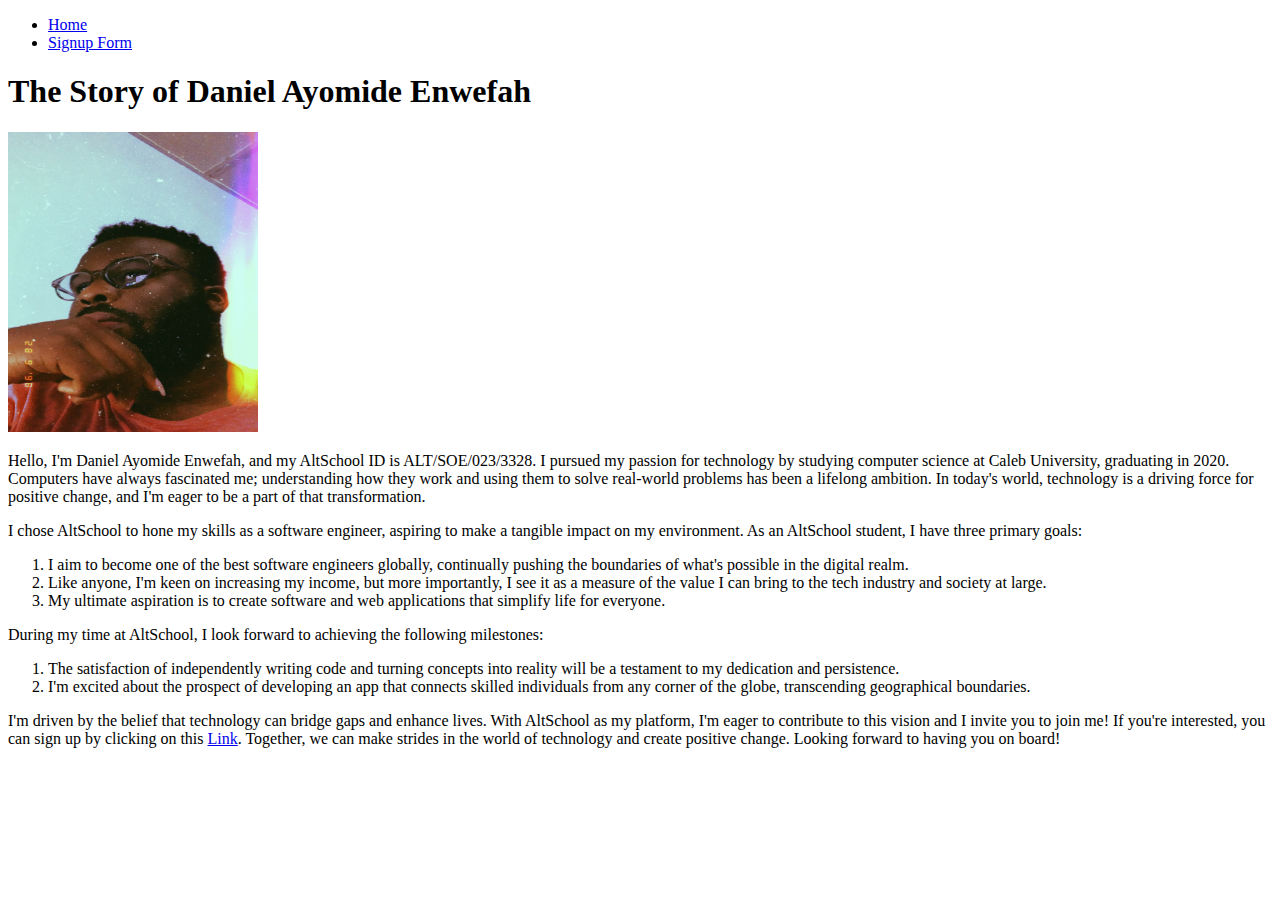
<file: Assignments/Assignment_1/index.html>
<!DOCTYPE html>
<html lang="en">
  <head>
    <meta charset="UTF-8" />
    <meta name="viewport" content="width=device-width, initial-scale=1.0" />
    <link
      rel="icon"
      href="./Assets/Images/IMG_0834.JPG"
      type="image/x-icon"
      sizes="16x16 32x32 64x64"
    />
    <title>Daniel Ayomide Enwefah Story</title>
  </head>
  <body>
    <header>
      <!-- Breadcrumb navigation -->
      <nav aria-label="Breadcrumb">
        <ul>
          <li><a href="./">Home</a></li>
          <li><a href="./sign_up_form.html">Signup Form</a></li>
        </ul>
      </nav>
      <main>
        <h1>The Story of Daniel Ayomide Enwefah</h1>
        <img
          src="./Assets/Images/IMG_0834.JPG"
          alt="Daniel Picture"
          width="250"
          height="300"
        />
        <p>
          Hello, I'm Daniel Ayomide Enwefah, and my AltSchool ID is
          ALT/SOE/023/3328. I pursued my passion for technology by studying
          computer science at Caleb University, graduating in 2020. Computers
          have always fascinated me; understanding how they work and using them
          to solve real-world problems has been a lifelong ambition. In today's
          world, technology is a driving force for positive change, and I'm
          eager to be a part of that transformation.
        </p>
        <p>
          I chose AltSchool to hone my skills as a software engineer, aspiring
          to make a tangible impact on my environment. As an AltSchool student,
          I have three primary goals:
        </p>
        <ol>
          <li>
            I aim to become one of the best software engineers globally,
            continually pushing the boundaries of what's possible in the digital
            realm.
          </li>
          <li>
            Like anyone, I'm keen on increasing my income, but more importantly,
            I see it as a measure of the value I can bring to the tech industry
            and society at large.
          </li>
          <li>
            My ultimate aspiration is to create software and web applications
            that simplify life for everyone.
          </li>
        </ol>
        <p>
          During my time at AltSchool, I look forward to achieving the following
          milestones:
        </p>
        <ol>
          <li>
            The satisfaction of independently writing code and turning concepts
            into reality will be a testament to my dedication and persistence.
          </li>
          <li>
            I'm excited about the prospect of developing an app that connects
            skilled individuals from any corner of the globe, transcending
            geographical boundaries.
          </li>
        </ol>
        <p>
          I'm driven by the belief that technology can bridge gaps and enhance
          lives. With AltSchool as my platform, I'm eager to contribute to this
          vision and I invite you to join me! If you're interested, you can sign
          up by clicking on this <a href="./sign_up_form.html">Link</a>.
          Together, we can make strides in the world of technology and create
          positive change. Looking forward to having you on board!
        </p>
      </main>
    </header>
  </body>
</html>
</file>
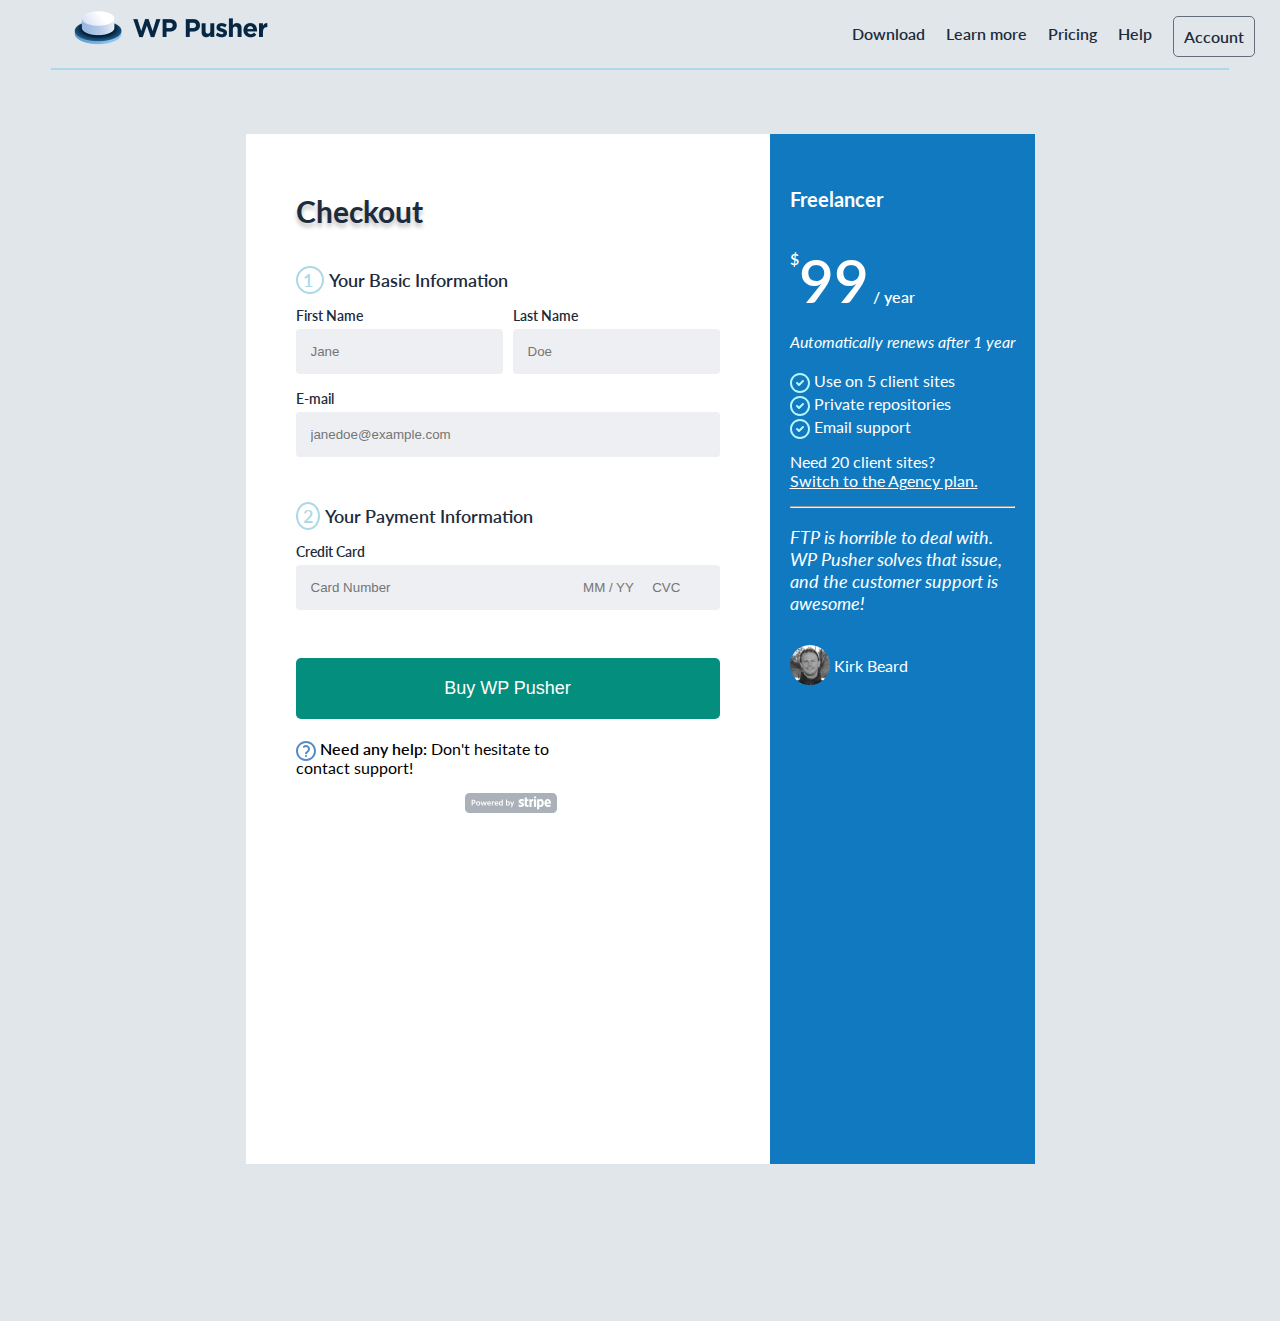
<file: Assignments/Assignment_3/index.html>
<!DOCTYPE html>
<html lang="en">
  <head>
    <meta charset="UTF-8" />
    <meta name="viewport" content="width=device-width, initial-scale=1.0" />
    <title>Checkout</title>
    <link rel="stylesheet" href="./Assets/css/style.css" />
    <link rel="preconnect" href="https://fonts.googleapis.com" />
    <link rel="preconnect" href="https://fonts.gstatic.com" crossorigin />
    <link
      href="https://fonts.googleapis.com/css2?family=Lato:wght@300&family=Lobster+Two&display=swap"
      rel="stylesheet"
    />
    <link
    rel="icon"
    href="./Assets/Icons/wppusher-logo copy.png"
    type="image/x-icon"
    sizes="16x16 32x32 64x64"
  />
  </head>
  <body>
    <header>
      <nav class="nav">
        <img
          class="nav-img"
          src="./Assets/Icons/wppusher-logo copy.png"
          alt="nav-logo"
        />
        <ul class="nav-ul">
          <li>Download</li>
          <li>Learn more</li>
          <li>Pricing</li>
          <li>Help</li>
          <li class="account">Account</li>
        </ul>
      </nav>
      <hr class="hr" />
    </header>
    <!-- Overall ontainer -->
    <div class="container">
      <!-- Checkout Container -->
      <div class="checkout-container">
        <h4>Checkout</h4>
        <form class="checkout-form" action="">
          <div class="basic-info">
            <div class="basic-head">
              <span class="one">1 </span>Your Basic Information
            </div>
            <div style="display: flex; gap: 10px">
              <div style="display: flex; flex-direction: column; gap: 5px">
                <label for="">First Name</label>
                <input type="text" name="" placeholder="Jane" />
              </div>
              <div style="display: flex; flex-direction: column; gap: 5px">
                <label for="">Last Name</label>
                <input type="text" name="" placeholder="Doe" />
              </div>
            </div>
            <div style="display: flex; flex-direction: column; gap: 5px">
              <label for="">E-mail</label>
              <input type="email" name="" placeholder="janedoe@example.com" />
            </div>
          </div>
          <div class="payment-info">
            <div class="basic-head">
              <span class="one">2</span>Your Payment Information
            </div>
            <div style="display: flex; flex-direction: column; gap: 5px">
              <label for="">Credit Card</label>
              <input
                type="text"
                placeholder="Card Number                                                    MM / YY     CVC"
              />
            </div>
          </div>
          <input
            class="submit-btn"
            type="submit"
            name="submit"
            value="Buy WP Pusher"
          />
        </form>
        <div>
          <p style="width: 20vw">
            <img class="img" src="./Assets/Icons/Mask.svg" alt="" />
            <span style="font-weight: 600">Need any help:</span> Don't hesitate
            to contact support!
          </p>
        </div>
        <img class="icon" src="./Assets/Icons/powered_by_stripe.svg" alt="" />
      </div>
      <div class="second-container">
        <h5>Freelancer</h5>
        <div class="year"><sup>$</sup><span class="span">99</span> / year</div>
        <p style="font-size: 16px; font-style: italic">
          Automatically renews after 1 year
        </p>
        <div>
          <img class="img" src="./Assets/Icons/Combined Shape.svg" alt="" />
          Use on 5 client sites
        </div>
        <div>
          <img class="img" src="./Assets/Icons/Combined Shape.svg" alt="" />
          Private repositories
        </div>
        <div>
          <img class="img" src="./Assets/Icons/Combined Shape.svg" alt="" />
          Email support
        </div>
        <p>
          Need 20 client sites? <br />
          <a style="color: #fff" href="#"> Switch to the Agency plan.</a>
        </p>
        <hr />
        <p style="font-size: 18px; width: 17vw; font-style: italic">
          FTP is horrible to deal with. WP Pusher solves that issue, and the
          customer support is awesome!
        </p>
        <div>
          <img
            style="border-radius: 50%; position: relative; top: 13px"
            src="./Assets/Icons/Bitmap.png"
            alt=""
          />
          Kirk Beard
        </div>
      </div>
    </div>
  </body>
</html>
</file>
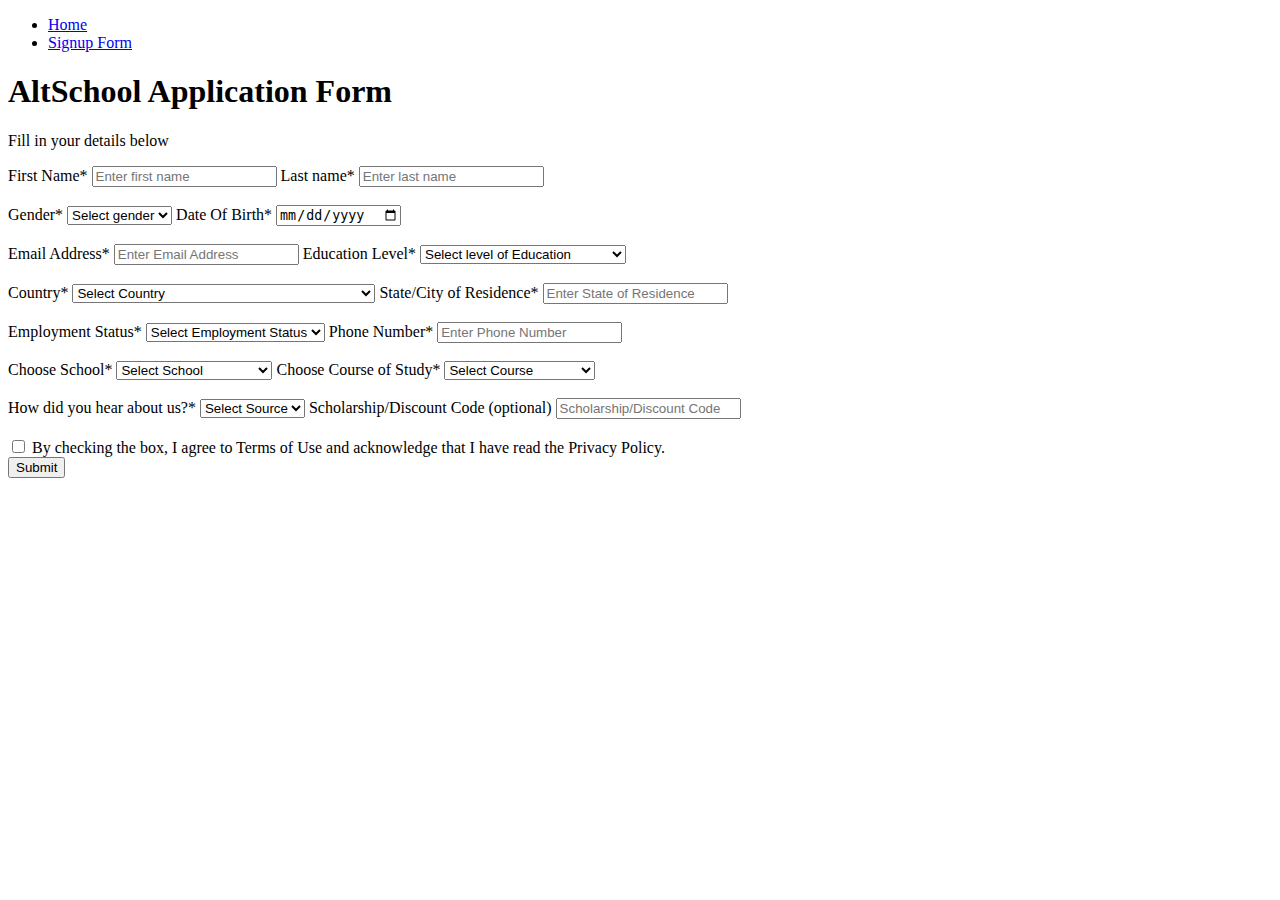
<file: Assignments/Assignment_1/sign_up_form.html>
<!DOCTYPE html>
<html lang="en">
  <head>
    <meta charset="UTF-8" />
    <meta name="viewport" content="width=device-width, initial-scale=1.0" />
    <link
      rel="icon"
      href="./Assets/Images/favicon.ico"
      type="image/x-icon"
      sizes="16x16 32x32 64x64"
    />
    <title>Alt School Application Form</title>
  </head>
  <body>
    <header>
      <!-- Breadcrumb navigation -->
      <nav aria-label="Breadcrumb">
        <ul>
          <li><a href="./">Home</a></li>
          <li><a href="./sign_up_form.html">Signup Form</a></li>
        </ul>
      </nav>
    </header>
    <main>
      <h1>AltSchool Application Form</h1>
      <p>Fill in your details below</p>
      <form action="" method="post">
        <!--The section below is for first name and last name-->
        <section>
          <label for="First name"> First Name*</label>
          <input
            type="text"
            name="name"
            placeholder="Enter first name"
            id="First_name"
            required
          />
          <label for="Last name"> Last name*</label>
          <input
            type="text"
            name="name"
            placeholder="Enter last name"
            id="Last_name"
            required
          /><br />
        </section>
        <br />
        <!--The section below is for gender select and date of birth-->
        <section>
          <label for="gender-select">Gender*</label>
          <select name="Gender" id="gender-select">
            <option value="">Select gender</option>
            <option value="male">Male</option>
            <option value="female">Female</option>
          </select>
          <label for="date of birth"> Date Of Birth*</label>
          <input type="date" name="date of birth" id="date_of_birth" />
        </section>
        <br />
        <!--The section below is for email address and education level-->
        <section>
          <label for="email">Email Address*</label>
          <input
            type="email"
            name="email"
            placeholder="Enter Email Address"
            id="email"
            required
          />
          <label for="Education Level">Education Level*</label>
          <select name="Education Level" id="Education_Level">
            <option value="">Select level of Education</option>
            <option value="Bsc">Bsc</option>
            <option value="Msc">Msc</option>
            <option value="Diploma">Diploma</option>
            <option value="Doctorate(PhD)">Doctorate(PhD)</option>
            <option value="High School/Secondary School">
              High School/Secondary School
            </option>
            <option value="Under Graduate">Under Graduate</option>
            <option value="Junior/Middle School">Junior/Middle School</option>
            <option value="Post Graduate">Post Graduate</option>
          </select>
        </section>
        <br />
        <!--The section below is for selecting country and state of resisdence-->
        <section>
          <label for="country">Country*</label>
          <select name="country">
            <option value="">Select Country</option>
            <option value="AF">Afghanistan</option>
            <option value="AL">Albania</option>
            <option value="DZ">Algeria</option>
            <option value="AS">American Samoa</option>
            <option value="AD">Andorra</option>
            <option value="AO">Angola</option>
            <option value="AI">Anguilla</option>
            <option value="AQ">Antarctica</option>
            <option value="AG">Antigua and Barbuda</option>
            <option value="AR">Argentina</option>
            <option value="AM">Armenia</option>
            <option value="AW">Aruba</option>
            <option value="AU">Australia</option>
            <option value="AT">Austria</option>
            <option value="AZ">Azerbaijan</option>
            <option value="BS">Bahamas</option>
            <option value="BH">Bahrain</option>
            <option value="BD">Bangladesh</option>
            <option value="BB">Barbados</option>
            <option value="BY">Belarus</option>
            <option value="BE">Belgium</option>
            <option value="BZ">Belize</option>
            <option value="BJ">Benin</option>
            <option value="BM">Bermuda</option>
            <option value="BT">Bhutan</option>
            <option value="BO">Bolivia</option>
            <option value="BQ">Bonaire</option>
            <option value="BA">Bosnia and Herzegovina</option>
            <option value="BW">Botswana</option>
            <option value="BV">Bouvet Island</option>
            <option value="BR">Brazil</option>
            <option value="IO">British Indian Ocean Territory</option>
            <option value="BN">Brunei Darussalam</option>
            <option value="BG">Bulgaria</option>
            <option value="BF">Burkina Faso</option>
            <option value="BI">Burundi</option>
            <option value="CV">Cabo Verde</option>
            <option value="KH">Cambodia</option>
            <option value="CM">Cameroon</option>
            <option value="CA">Canada</option>
            <option value="KY">Cayman Islands</option>
            <option value="CF">Central African Republic</option>
            <option value="TD">Chad</option>
            <option value="CL">Chile</option>
            <option value="CN">China</option>
            <option value="CX">Christmas Island</option>
            <option value="CC">Cocos (Keeling) Islands</option>
            <option value="CO">Colombia</option>
            <option value="KM">Comoros</option>
            <option value="CG">Congo</option>
            <option value="CD">Congo, Democratic Republic of the</option>
            <option value="CK">Cook Islands</option>
            <option value="CR">Costa Rica</option>
            <option value="HR">Croatia</option>
            <option value="CU">Cuba</option>
            <option value="CW">Curaçao</option>
            <option value="CY">Cyprus</option>
            <option value="CZ">Czechia</option>
            <option value="CI">Côte d'Ivoire</option>
            <option value="DK">Denmark</option>
            <option value="DJ">Djibouti</option>
            <option value="DM">Dominica</option>
            <option value="DO">Dominican Republic</option>
            <option value="EC">Ecuador</option>
            <option value="EG">Egypt</option>
            <option value="SV">El Salvador</option>
            <option value="GQ">Equatorial Guinea</option>
            <option value="ER">Eritrea</option>
            <option value="EE">Estonia</option>
            <option value="SZ">Eswatini</option>
            <option value="ET">Ethiopia</option>
            <option value="FK">Falkland Islands (Malvinas)</option>
            <option value="FO">Faroe Islands</option>
            <option value="FJ">Fiji</option>
            <option value="FI">Finland</option>
            <option value="FR">France</option>
            <option value="GF">French Guiana</option>
            <option value="PF">French Polynesia</option>
            <option value="TF">French Southern Territories</option>
            <option value="GA">Gabon</option>
            <option value="GM">Gambia</option>
            <option value="GE">Georgia</option>
            <option value="DE">Germany</option>
            <option value="GH">Ghana</option>
            <option value="GI">Gibraltar</option>
            <option value="GR">Greece</option>
            <option value="GL">Greenland</option>
            <option value="GD">Grenada</option>
            <option value="GP">Guadeloupe</option>
            <option value="GU">Guam</option>
            <option value="GT">Guatemala</option>
            <option value="GG">Guernsey</option>
            <option value="GN">Guinea</option>
            <option value="GW">Guinea-Bissau</option>
            <option value="GY">Guyana</option>
            <option value="HT">Haiti</option>
            <option value="HM">Heard Island and McDonald Islands</option>
            <option value="VA">Holy See</option>
            <option value="HN">Honduras</option>
            <option value="HK">Hong Kong</option>
            <option value="HU">Hungary</option>
            <option value="IS">Iceland</option>
            <option value="IN">India</option>
            <option value="ID">Indonesia</option>
            <option value="IR">Iran, Islamic Republic of</option>
            <option value="IQ">Iraq</option>
            <option value="IE">Ireland</option>
            <option value="IM">Isle of Man</option>
            <option value="IL">Israel</option>
            <option value="IT">Italy</option>
            <option value="JM">Jamaica</option>
            <option value="JP">Japan</option>
            <option value="JE">Jersey</option>
            <option value="JO">Jordan</option>
            <option value="KZ">Kazakhstan</option>
            <option value="KE">Kenya</option>
            <option value="KI">Kiribati</option>
            <option value="KP">Korea, Democratic People's Republic of</option>
            <option value="KR">Korea, Republic of</option>
            <option value="KW">Kuwait</option>
            <option value="KG">Kyrgyzstan</option>
            <option value="LA">Lao People's Democratic Republic</option>
            <option value="LV">Latvia</option>
            <option value="LB">Lebanon</option>
            <option value="LS">Lesotho</option>
            <option value="LR">Liberia</option>
            <option value="LY">Libya</option>
            <option value="LI">Liechtenstein</option>
            <option value="LT">Lithuania</option>
            <option value="LU">Luxembourg</option>
            <option value="MO">Macao</option>
            <option value="MG">Madagascar</option>
            <option value="MW">Malawi</option>
            <option value="MY">Malaysia</option>
            <option value="MV">Maldives</option>
            <option value="ML">Mali</option>
            <option value="MT">Malta</option>
            <option value="MH">Marshall Islands</option>
            <option value="MQ">Martinique</option>
            <option value="MR">Mauritania</option>
            <option value="MU">Mauritius</option>
            <option value="YT">Mayotte</option>
            <option value="MX">Mexico</option>
            <option value="FM">Micronesia</option>
            <option value="MD">Moldova, Republic of</option>
            <option value="MC">Monaco</option>
            <option value="MN">Mongolia</option>
            <option value="ME">Montenegro</option>
            <option value="MS">Montserrat</option>
            <option value="MA">Morocco</option>
            <option value="MZ">Mozambique</option>
            <option value="MM">Myanmar</option>
            <option value="NA">Namibia</option>
            <option value="NR">Nauru</option>
            <option value="NP">Nepal</option>
            <option value="NL">Netherlands</option>
            <option value="NC">New Caledonia</option>
            <option value="NZ">New Zealand</option>
            <option value="NI">Nicaragua</option>
            <option value="NE">Niger</option>
            <option value="NG">Nigeria</option>
            <option value="NU">Niue</option>
            <option value="NF">Norfolk Island</option>
            <option value="MP">Northern Mariana Islands</option>
            <option value="NO">Norway</option>
            <option value="OM">Oman</option>
            <option value="PK">Pakistan</option>
            <option value="PW">Palau</option>
            <option value="PS">Palestine, State of</option>
            <option value="PA">Panama</option>
            <option value="PG">Papua New Guinea</option>
            <option value="PY">Paraguay</option>
            <option value="PE">Peru</option>
            <option value="PH">Philippines</option>
            <option value="PN">Pitcairn</option>
            <option value="PL">Poland</option>
            <option value="PT">Portugal</option>
            <option value="PR">Puerto Rico</option>
            <option value="QA">Qatar</option>
            <option value="MK">Republic of North Macedonia</option>
            <option value="RO">Romania</option>
            <option value="RU">Russian Federation</option>
            <option value="RW">Rwanda</option>
            <option value="RE">Réunion</option>
            <option value="BL">Saint Barthélemy</option>
            <option value="SH">
              Saint Helena, Ascension and Tristan da Cunha
            </option>
            <option value="KN">Saint Kitts and Nevis</option>
            <option value="LC">Saint Lucia</option>
            <option value="MF">Saint Martin (French part)</option>
            <option value="PM">Saint Pierre and Miquelon</option>
            <option value="VC">Saint Vincent and the Grenadines</option>
            <option value="WS">Samoa</option>
            <option value="SM">San Marino</option>
            <option value="ST">Sao Tome and Principe</option>
            <option value="SA">Saudi Arabia</option>
            <option value="SN">Senegal</option>
            <option value="RS">Serbia</option>
            <option value="SC">Seychelles</option>
            <option value="SL">Sierra Leone</option>
            <option value="SG">Singapore</option>
            <option value="SX">Sint Maarten (Dutch part)</option>
            <option value="SK">Slovakia</option>
            <option value="SI">Slovenia</option>
            <option value="SB">Solomon Islands</option>
            <option value="SO">Somalia</option>
            <option value="ZA">South Africa</option>
            <option value="GS">
              South Georgia and the South Sandwich Islands
            </option>
            <option value="SS">South Sudan</option>
            <option value="ES">Spain</option>
            <option value="LK">Sri Lanka</option>
            <option value="SD">Sudan</option>
            <option value="SR">Suriname</option>
            <option value="SJ">Svalbard and Jan Mayen</option>
            <option value="SE">Sweden</option>
            <option value="CH">Switzerland</option>
            <option value="SY">Syrian Arab Republic</option>
            <option value="TW">Taiwan</option>
            <option value="TJ">Tajikistan</option>
            <option value="TZ">Tanzania,</option>
            <option value="TH">Thailand</option>
            <option value="TL">Timor-Leste</option>
            <option value="TG">Togo</option>
            <option value="TK">Tokelau</option>
            <option value="TO">Tonga</option>
            <option value="TT">Trinidad and Tobago</option>
            <option value="TN">Tunisia</option>
            <option value="TR">Turkey</option>
            <option value="TM">Turkmenistan</option>
            <option value="TC">Turks and Caicos Islands</option>
            <option value="TV">Tuvalu</option>
            <option value="UG">Uganda</option>
            <option value="UA">Ukraine</option>
            <option value="AE">United Arab Emirates</option>
            <option value="GB">United Kingdom</option>
            <option value="US">United States</option>
            <option value="UM">United States Minor Outlying Islands</option>
            <option value="UY">Uruguay</option>
            <option value="UZ">Uzbekistan</option>
            <option value="VU">Vanuatu</option>
            <option value="VE">Venezuela</option>
            <option value="VN">Viet Nam</option>
            <option value="VG">Virgin Islands, British</option>
            <option value="VI">Virgin Islands, U.S.</option>
            <option value="WF">Wallis and Futuna</option>
            <option value="EH">Western Sahara</option>
            <option value="YE">Yemen</option>
            <option value="ZM">Zambia</option>
            <option value="ZW">Zimbabwe</option>
          </select>
          <label for="State/City of Residence"> State/City of Residence*</label>
          <input
            type="text"
            name="State/City of Residence"
            placeholder="Enter State of Residence"
            id="State/City of Residence"
            required
          />
        </section>
        <br />
        <!--The section below is for employment status and phone number-->
        <section>
          <label for="Employment Status">Employment Status*</label>
          <select name="Employment Status" id="Employment_Status">
            <option value="">Select Employment Status</option>
            <option value="Employed">Employed</option>
            <option value="Unemployed">Unemployed</option>
            <option value="Self-Employed">Self-Employed</option>
          </select>
          <label for="Phone Number"> Phone Number*</label>
          <input
            type="tel"
            name="Phone Number"
            placeholder="Enter Phone Number"
            id="Phone_Number"
            required
          />
        </section>
        <br />
        <!--The section below is for choose school and for selcect course-->
        <section>
          <label for="School">Choose School*</label>
          <select name="School" id="School">
            <option value="">Select School</option>
            <option value="Sos">School Of Engineering</option>
          </select>
          <label for="Course">Choose Course of Study*</label>
          <select name="Course" id="Course">
            <option value="">Select Course</option>
            <option value="FE">Frontend Engineering</option>
            <option value="BE">Backend Engineering</option>
            <option value="Sos">Frontend Engineering</option>
          </select>
        </section>
        <br />
        <!--The section below is for how did you hear about us and for scholarship and discount code-->
        <section>
          <label for="source">How did you hear about us?*</label>
          <select name="source" id="source">
            <option value="">Select Source</option>
            <option value="x">X(Twitter)</option>
            <option value="FB">Facebook</option>
            <option value="IG">Instagram</option>
            <option value="LI">Linkedin</option>
            <option value="YT">Youtube</option>
            <option value="FR">Friend</option>
            <option value="WA">Whatsapp</option>
            <option value="OT">Other</option>
          </select>
          <label for="Scholarship/Discount Code">
            Scholarship/Discount Code (optional)</label
          >
          <input
            type="text"
            name="Scholarship/Discount Code"
            placeholder="Scholarship/Discount Code"
            id="Scholarship/Discount_Code"
          />
        </section>
        <br />
        <!--The section below is for the check box and the submit button-->
        <section>
          <input type="checkbox" name="correct" value="correct" />
          <label for="correct">
            By checking the box, I agree to Terms of Use and acknowledge that I
            have read the Privacy Policy.</label
          ><br />
          <input type="submit" /><br />
        </section>
      </form>
    </main>
  </body>
</html>
</file>
<file: Assignments/Assignment_3/Assets/css/style.css>
body {
  font-family: "Lato", sans-serif;
  background-color: #e0e6ea;
  height: 145vh;
}
/* Navbar */
.nav {
  display: flex;
  padding-left: 5%;
  justify-content: space-between;
  gap: 45%;
}
.nav-ul {
  list-style-type: none;
  display: flex;
  gap: 5%;
  width: 100%;
}
.nav-ul li {
  color: #1d2c3c;
  font-weight: 600;
  cursor: pointer;
}
.nav-img{
  width: 200px;
  height: 39px;
}
.account {
  border: 1px solid #646e7a;
  padding: 10px;
  border-radius: 5px;
  position: relative;
  bottom: 20%;
  cursor: pointer;
}
.account:hover {
  background-color: #646e7a;
  color: #fff;
}
.hr {
  width: 93%;
  border: 1px solid lightblue;
  margin-bottom: 5%;
  margin-top: -1%;
}

/* Container */
.container {
  display: flex;
  justify-content: center;
  border-radius: 10px;
}
.checkout-container {
  background-color: #fff;
  padding: 20px 50px;
}
.checkout-container h4 {
  font-size: 30px;
  font-family: Lato;
  color: #1d2c3c;
  text-shadow: 0px 4px 4px rgba(0, 0, 0, 0.25);
}
.basic-info {
  display: flex;
  flex-direction: column;
  gap: 1em;
  margin-bottom: 3em;
}
.payment-info {
  display: flex;
  flex-direction: column;
  gap: 1em;
  margin-bottom: 3em;
}
.one {
  color: lightblue;
  border: 2px solid lightblue;
  border-radius: 50%;
  padding: 1px 5px;
  margin-right: 5px;
}
.basic-head {
  font-size: 18px;
  font-weight: 600;
  color: #1d2c3c;
}
.checkout-form label {
  font-size: 14px;
  color: #1d2c3c;
  font-weight: 600;
}
.checkout-form input {
  border-radius: 4px;
  background-color: #edeff2;
  padding: 15px;
  border: none;
  outline: none;
}
.checkout-form .submit-btn {
  border-radius: 5px;
  background-color: #038e7d;
  color: #fff;
  padding: 20px;
  font-size: 18px;
  width: 100%;
  cursor: pointer;
}
.icon {
  position: relative;
  left: 40%;
}
/* Second Container */
.second-container {
  background-color: #1179bf;
  color: #fff;
  padding: 20px;
  height: 110vh;
}
.second-container h5 {
  font-size: 20px;
}
.year {
  font-weight: 600;
}
.span {
  font-size: 60px;
}
.img {
  position: relative;
  top: 6px;
}
sup {
  position: relative;
  bottom: 2em;
  font-size: 16px;
}
</file>
